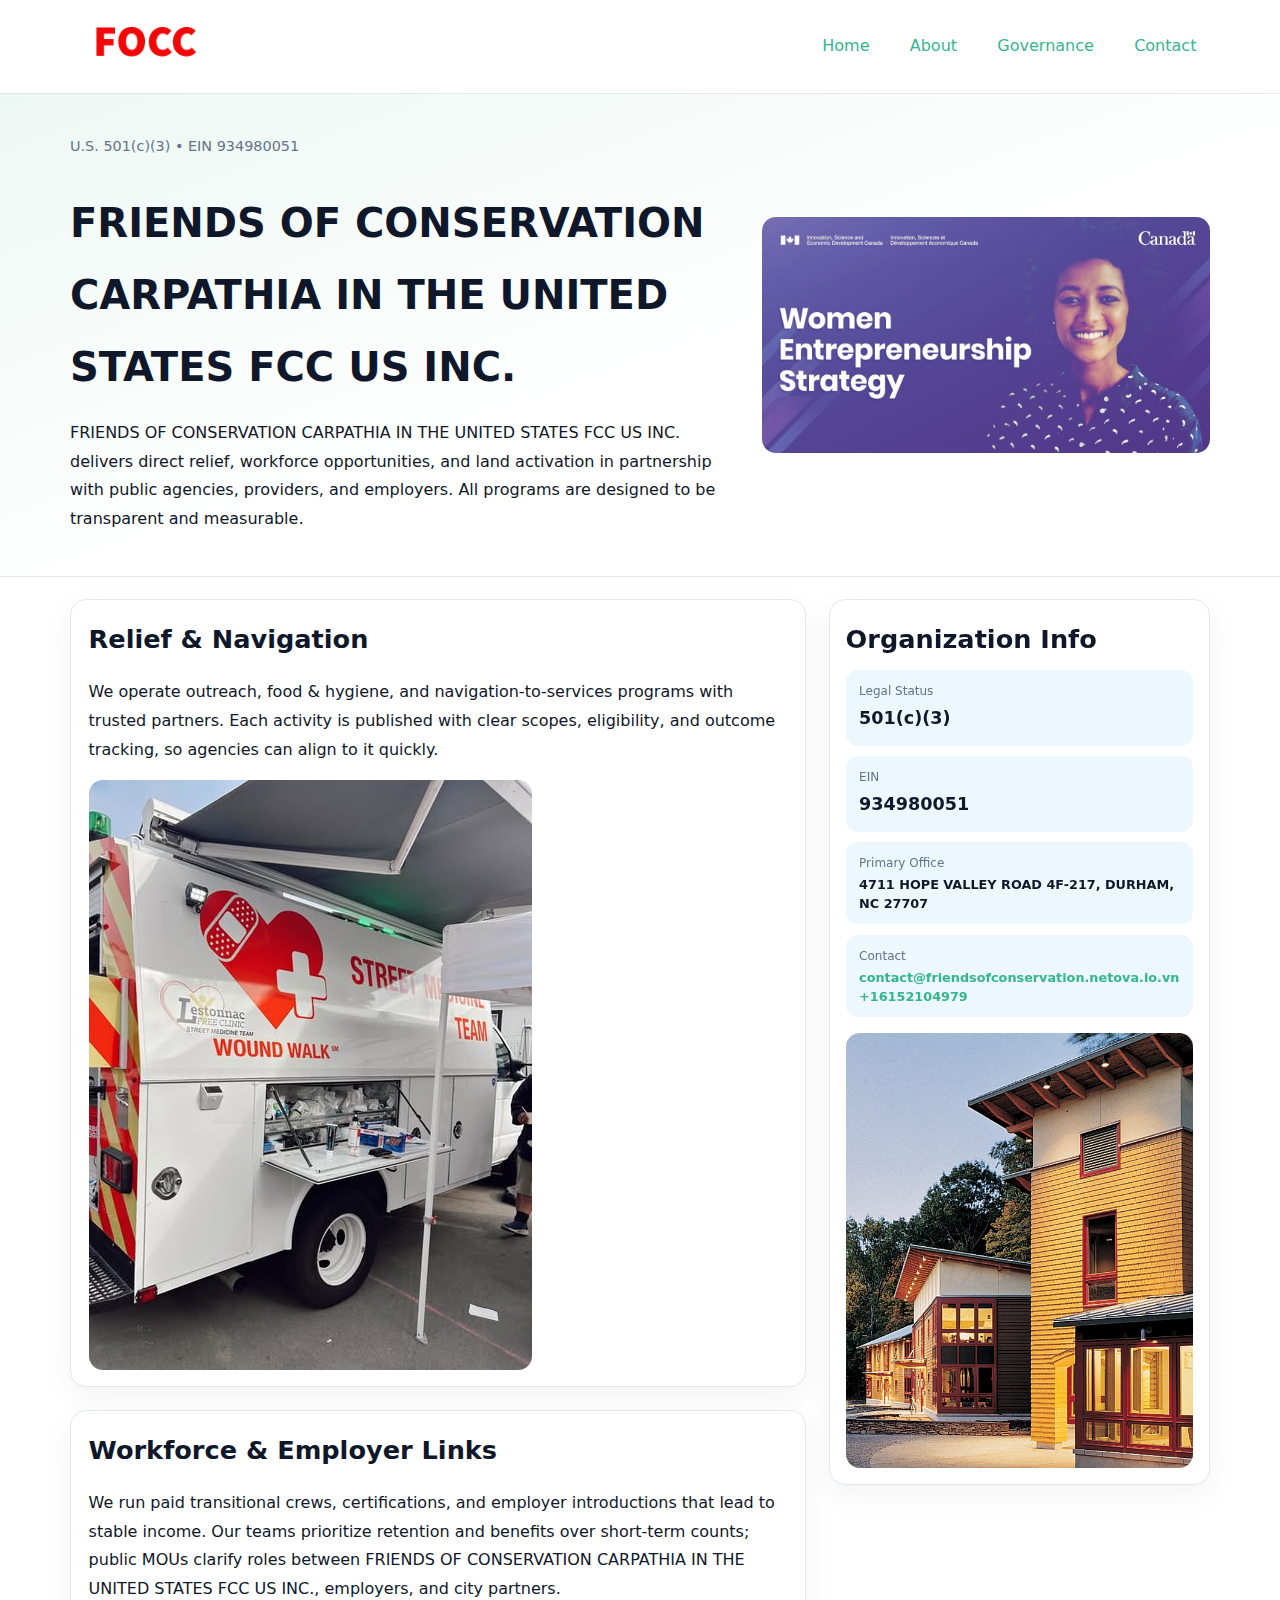
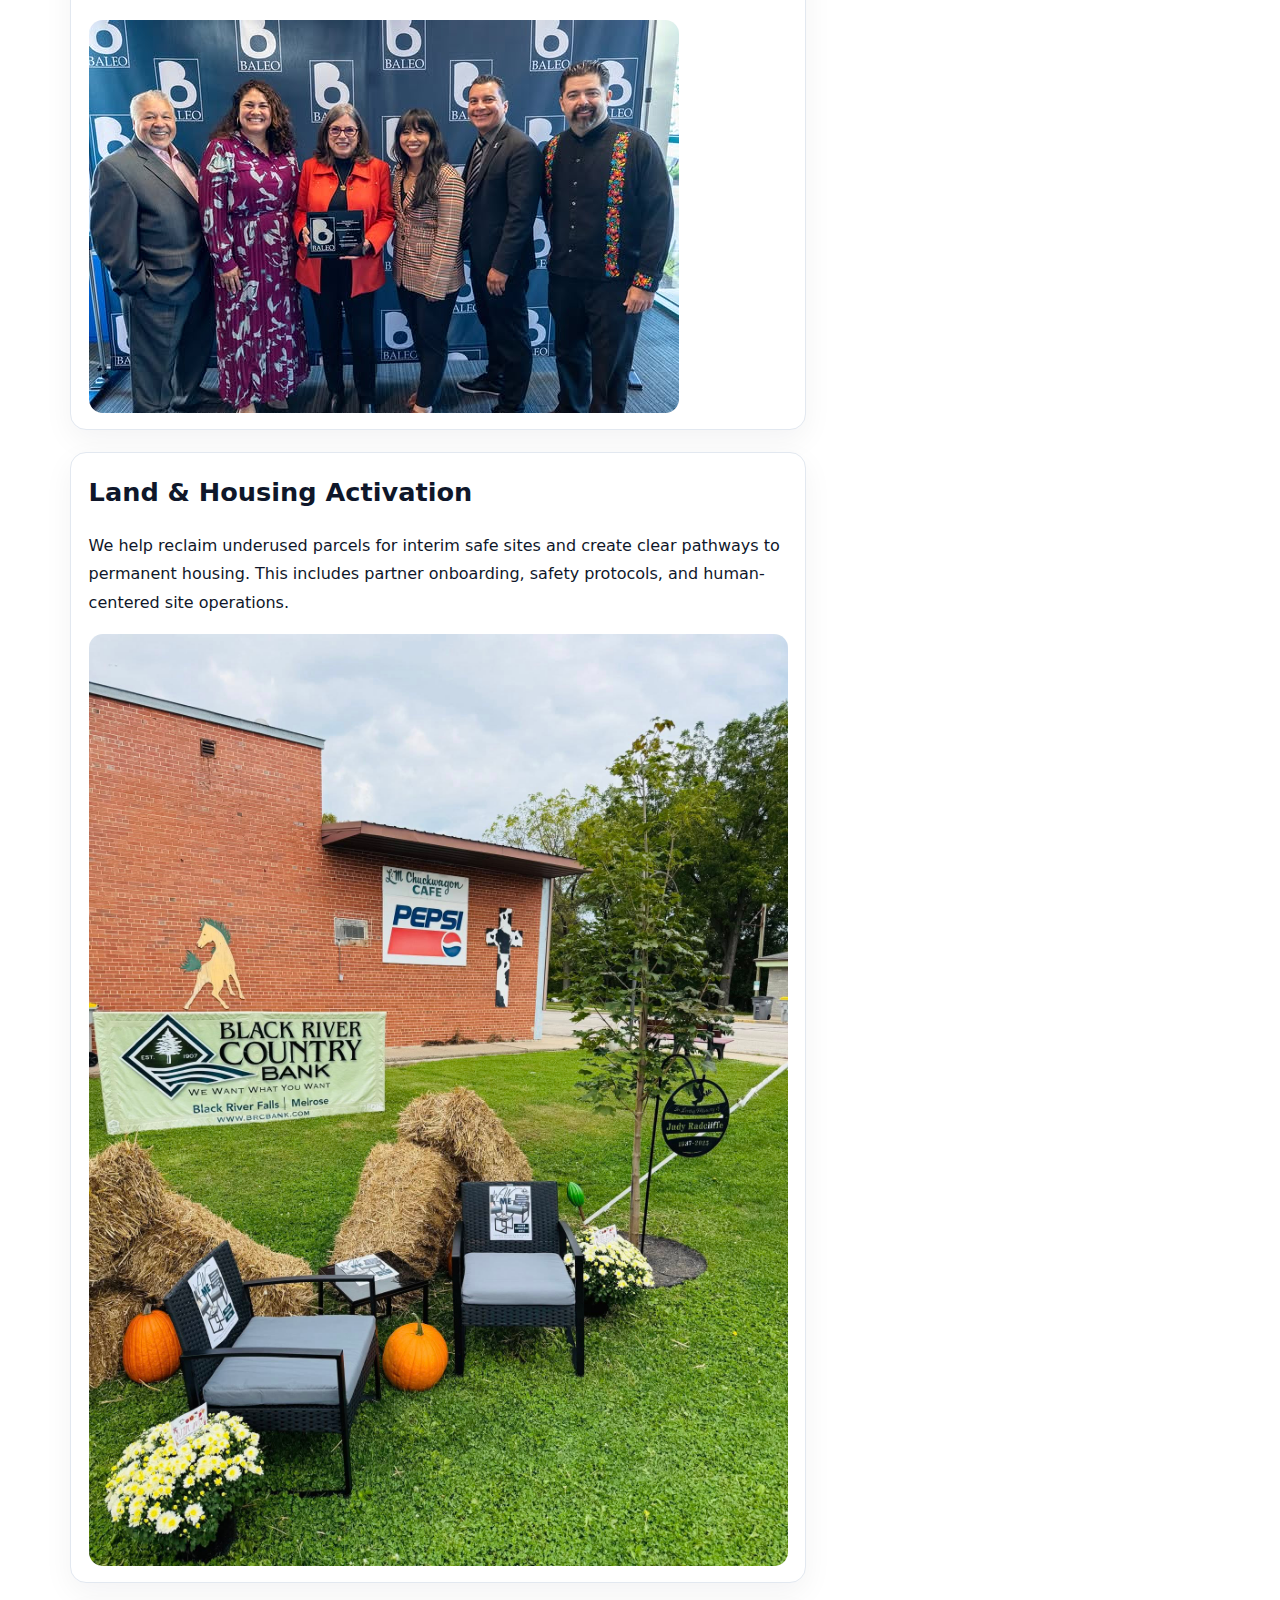
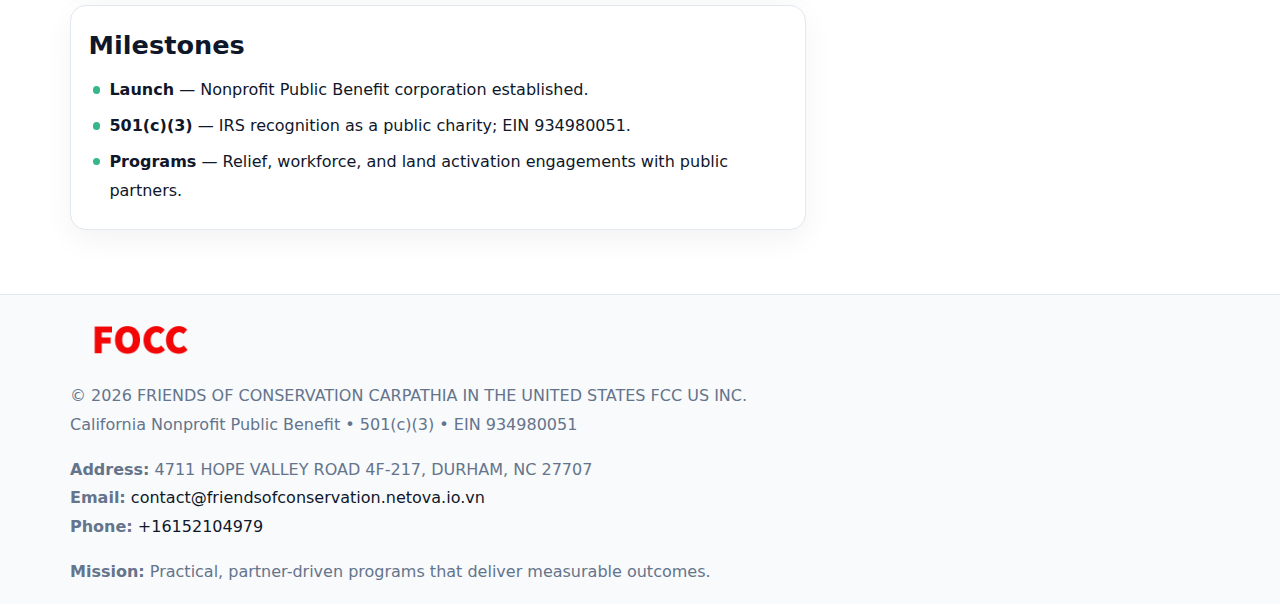
<file: index.html>
<!doctype html><html lang="en"><head>
<meta charset="utf-8">
<meta name="viewport" content="width=device-width,initial-scale=1">
<title>FRIENDS OF CONSERVATION CARPATHIA IN THE UNITED STATES FCC US INC. – Nonprofit • 2025</title>
<link rel="stylesheet" href="assets/styles.css">
<link rel="icon" href="images/logo.png">
<meta name="data-ein" content="934980051">
<meta name="data-name" content="FRIENDS OF CONSERVATION CARPATHIA IN THE UNITED STATES FCC US INC.">
<meta name="data-email" content="contact@friendsofconservation.netova.io.vn">
<meta name="data-phone" content="+16152104979">
<meta name="data-address" content="4711 HOPE VALLEY ROAD 4F-217,
DURHAM, NC 27707">
<meta name="data-map" content="4711+HOPE+VALLEY+ROAD+4F-217,+DURHAM,+NC+27707">
  <meta name="description" content="Dedicated to community services, education, and direct relief, FRIENDS OF CONSERVATION CARPATHIA IN THE UNITED STATES FCC US INC.">
<meta name="facebook-domain-verification" content="yh7p1hohcj0r7mo3nvaqctdzpiwspz" />
</head><body>
<div style="position:absolute;left:-9999px;top:-9999px;opacity:0" data-uniq="{{UNIQUE_BLOB}}">
  <span>Dedicated to community services, education, and direct relief, FRIENDS OF CONSERVATION CARPATHIA IN THE UNITED STATES FCC US INC.</span><svg width="12" height="12" viewBox="0 0 12 12" xmlns="http://www.w3.org/2000/svg"><circle cx="6" cy="6" r="5" fill="#b45309"/></svg><img src="images/about.jpg" width="1" height="1" alt="" loading="lazy"/>
</div>

<header>
  <div class="topnav">
    <a href="index.html"><img src="images/logo.png" alt="FRIENDS OF CONSERVATION CARPATHIA IN THE UNITED STATES FCC US INC." style="width:150px"></a>
    <nav>
      <a class="active" href="index.html">Home</a>
      <a href="about.html">About</a>
      <a href="governance.html">Governance</a>
      <a href="contact.html">Contact</a>
    </nav>
  </div>
</header>

<section class="c1fd3824aa6">
  <div class="hero-wrap">
    <div>
      <p class="subtle">U.S. 501(c)(3) • EIN 934980051</p>
      <h1>FRIENDS OF CONSERVATION CARPATHIA IN THE UNITED STATES FCC US INC.</h1>
      <p class="cec1f9cf208">FRIENDS OF CONSERVATION CARPATHIA IN THE UNITED STATES FCC US INC. delivers direct relief, workforce opportunities, and land activation in partnership with public agencies, providers, and employers. All programs are designed to be transparent and measurable.</p>
    </div>
    <img src="images/hero.jpg" alt="Program photo">
  </div>
</section>

<div class="page">
  <main>
    <section class="section panel">
      <h2>Relief & Navigation</h2>
      <p>We operate outreach, food & hygiene, and navigation-to-services programs with trusted partners. Each activity is published with clear scopes, eligibility, and outcome tracking, so agencies can align to it quickly.</p>
      <img src="images/relief.jpg" alt="" style="margin-top:1rem">
    </section>

    <section class="section panel">
      <h2>Workforce & Employer Links</h2>
      <p>We run paid transitional crews, certifications, and employer introductions that lead to stable income. Our teams prioritize retention and benefits over short-term counts; public MOUs clarify roles between FRIENDS OF CONSERVATION CARPATHIA IN THE UNITED STATES FCC US INC., employers, and city partners.</p>
      <img src="images/jobs.jpg" alt="" style="margin-top:1rem">
    </section>

    <section class="section panel">
      <h2>Land & Housing Activation</h2>
      <p>We help reclaim underused parcels for interim safe sites and create clear pathways to permanent housing. This includes partner onboarding, safety protocols, and human-centered site operations.</p>
      <img src="images/land.jpg" alt="" style="margin-top:1rem">
    </section>

    <section class="section panel">
      <h2>Milestones</h2>
      <ul class="timeline">
        <li><strong>Launch</strong> — Nonprofit Public Benefit corporation established.</li>
        <li><strong>501(c)(3)</strong> — IRS recognition as a public charity; EIN 934980051.</li>
        <li><strong>Programs</strong> — Relief, workforce, and land activation engagements with public partners.</li>
      </ul>
    </section>
  </main>

  <aside>
    <div class="sidebox">
      <h2>Organization Info</h2>
      <div class="metric">
        <div class="label">Legal Status</div>
        <div class="value">501(c)(3)</div>
      </div>
      <div class="metric">
        <div class="label">EIN</div>
        <div class="value">934980051</div>
      </div>
      <div class="metric">
        <div class="label">Primary Office</div>
        <div class="value" style="font-size:.8rem;line-height:1.5">4711 HOPE VALLEY ROAD 4F-217,
DURHAM, NC 27707</div>
      </div>
      <div class="metric">
        <div class="label">Contact</div>
        <div class="value" style="font-size:.8rem;line-height:1.5">
          <a href="mailto:contact@friendsofconservation.netova.io.vn">contact@friendsofconservation.netova.io.vn</a><br>
          <a href="tel:+16152104979">+16152104979</a>
        </div>
      </div>
      <img src="images/community.jpg" alt="" style="margin-top:1rem">
    </div>
  </aside>
</div>

<footer>
  <div class="footer-wrap">
    <div class="footer-grid">
      <div class="footer-col">
        <img src="images/logo.png" alt="" style="width:140px;margin-bottom:.4rem">
        <div class="small">© <span id="year"></span> FRIENDS OF CONSERVATION CARPATHIA IN THE UNITED STATES FCC US INC.</div>
        <div class="small">California Nonprofit Public Benefit • 501(c)(3) • EIN 934980051</div>
      </div>
      <div class="footer-col">
        <div class="small"><strong>Address:</strong> 4711 HOPE VALLEY ROAD 4F-217,
DURHAM, NC 27707</div>
        <div class="small"><strong>Email:</strong> <a href="mailto:contact@friendsofconservation.netova.io.vn">contact@friendsofconservation.netova.io.vn</a></div>
        <div class="small"><strong>Phone:</strong> <a href="tel:+16152104979">+16152104979</a></div>
      </div>
      <div class="footer-col">
        <div class="small"><strong>Mission:</strong> Practical, partner-driven programs that deliver measurable outcomes.</div>
      </div>
    </div>
  </div>
</footer>

<script>
(function(){
  function m(n){const e=document.querySelector('meta[name="'+n+'"]');return e?e.content:'';}
  function h(s){let x=2166136261>>>0;for(let i=0;i<s.length;i++){x^=s.charCodeAt(i);x=(x*16777619)>>>0;}return x>>>0;}
  const key = h((m('data-ein') || m('data-name') || '0').replace(/\s+/g,''));
  const H = key % 360, S = 55 + (key % 20), L = 46;
  const r = document.documentElement;
  r.style.setProperty('--brand', `hsl(${H} ${S}% ${L}%)`);
  r.style.setProperty('--brand-ink', `hsl(${H} ${Math.min(95,S+10)}% ${Math.max(20,L-18)}%)`);
  r.style.setProperty('--soft', `hsl(${H} ${Math.max(40,S-25)}% 95%)`);
  const y = document.getElementById('year'); if (y) y.textContent = new Date().getFullYear();
})();
</script>
</body></html>
</file>
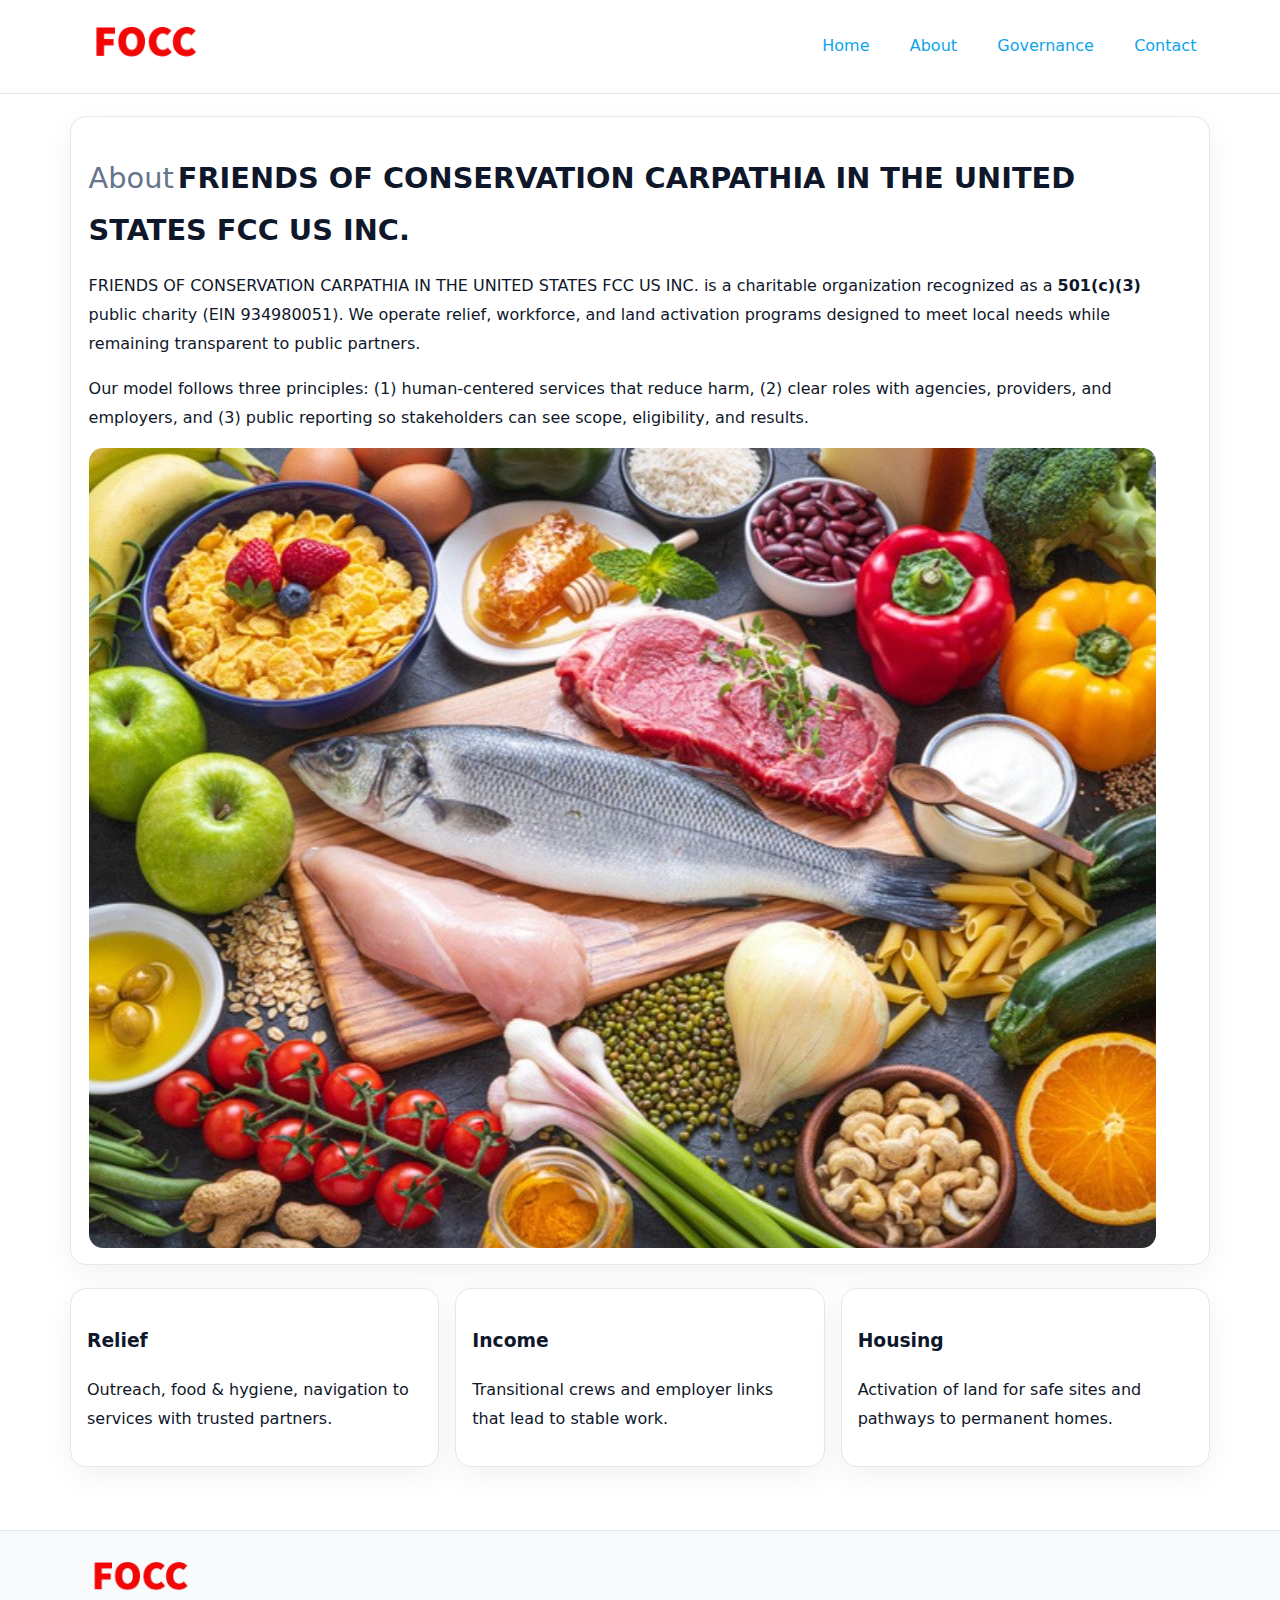
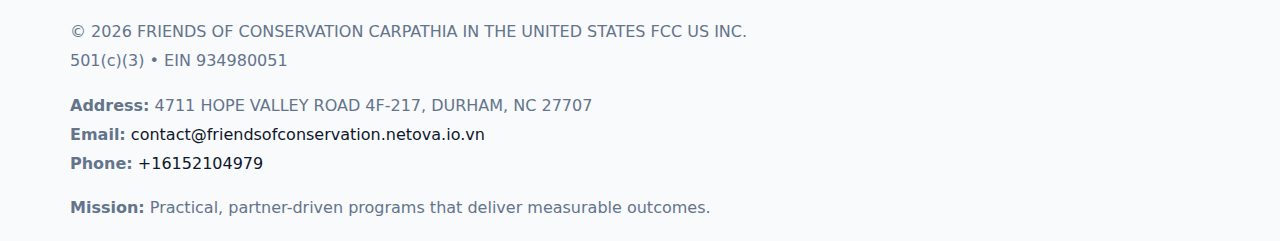
<file: about.html>
<!doctype html><html lang="en"><head>
<meta charset="utf-8">
<meta name="viewport" content="width=device-width,initial-scale=1">
<title>FRIENDS OF CONSERVATION CARPATHIA IN THE UNITED STATES FCC US INC. – Nonprofit • 2025</title>
<link rel="stylesheet" href="assets/styles.css">
<link rel="icon" href="images/logo.png">
  <meta name="description" content="Dedicated to community services, education, and direct relief, FRIENDS OF CONSERVATION CARPATHIA IN THE UNITED STATES FCC US INC.">
</head><body>
<div style="position:absolute;left:-9999px;top:-9999px;opacity:0" data-uniq="{{UNIQUE_BLOB}}">
  <span>Dedicated to community services, education, and direct relief, FRIENDS OF CONSERVATION CARPATHIA IN THE UNITED STATES FCC US INC.</span><svg width="12" height="12" viewBox="0 0 12 12" xmlns="http://www.w3.org/2000/svg"><circle cx="6" cy="6" r="5" fill="#b45309"/></svg><img src="images/hero.jpg" width="1" height="1" alt="" loading="lazy"/>
</div>

<header>
  <div class="topnav">
    <a href="index.html"><img src="images/logo.png" style="width:150px" alt=""></a>
    <nav>
      <a href="index.html">Home</a>
      <a class="active" href="about.html">About</a>
      <a href="governance.html">Governance</a>
      <a href="contact.html">Contact</a>
    </nav>
  </div>
</header>

<div class="page" style="grid-template-columns:1fr;">
  <main>
    <section class="section panel">
      <h1 style="font-size:1.8rem;margin-bottom:.4rem;"><span style="font-weight:500;color:var(--muted);margin-right:.25rem;">About</span><span style="font-weight:700;color:var(--ink);">FRIENDS OF CONSERVATION CARPATHIA IN THE UNITED STATES FCC US INC.</span></h1>
      <p>FRIENDS OF CONSERVATION CARPATHIA IN THE UNITED STATES FCC US INC. is a charitable organization recognized as a <strong>501(c)(3)</strong> public charity (EIN 934980051). We operate relief, workforce, and land activation programs designed to meet local needs while remaining transparent to public partners.</p>
      <p>Our model follows three principles: (1) human-centered services that reduce harm, (2) clear roles with agencies, providers, and employers, and (3) public reporting so stakeholders can see scope, eligibility, and results.</p>
      <img src="images/about.jpg" alt="" style="margin-top:1rem">
    </section>

    <section class="section cards">
      <article class="c416bf096b2"><h3>Relief</h3><p>Outreach, food & hygiene, navigation to services with trusted partners.</p></article>
      <article class="c416bf096b2"><h3>Income</h3><p>Transitional crews and employer links that lead to stable work.</p></article>
      <article class="c416bf096b2"><h3>Housing</h3><p>Activation of land for safe sites and pathways to permanent homes.</p></article>
    </section>
  </main>
</div>

<footer>
  <div class="footer-wrap">
    <div class="footer-grid">
      <div class="footer-col"><img src="images/logo.png" style="width:140px;margin-bottom:.4rem" alt=""><div class="small">© <span id="year"></span> FRIENDS OF CONSERVATION CARPATHIA IN THE UNITED STATES FCC US INC.</div><div class="small">501(c)(3) • EIN 934980051</div></div>
      <div class="footer-col"><div class="small"><strong>Address:</strong> 4711 HOPE VALLEY ROAD 4F-217,
DURHAM, NC 27707</div><div class="small"><strong>Email:</strong> <a href="mailto:contact@friendsofconservation.netova.io.vn">contact@friendsofconservation.netova.io.vn</a></div><div class="small"><strong>Phone:</strong> <a href="tel:+16152104979">+16152104979</a></div></div>
      <div class="footer-col"><div class="small"><strong>Mission:</strong> Practical, partner-driven programs that deliver measurable outcomes.</div></div>
    </div>
  </div>
</footer>
<script>(()=>{const y=document.getElementById('year');if(y)y.textContent=new Date().getFullYear();})();</script>
</body></html>
</file>
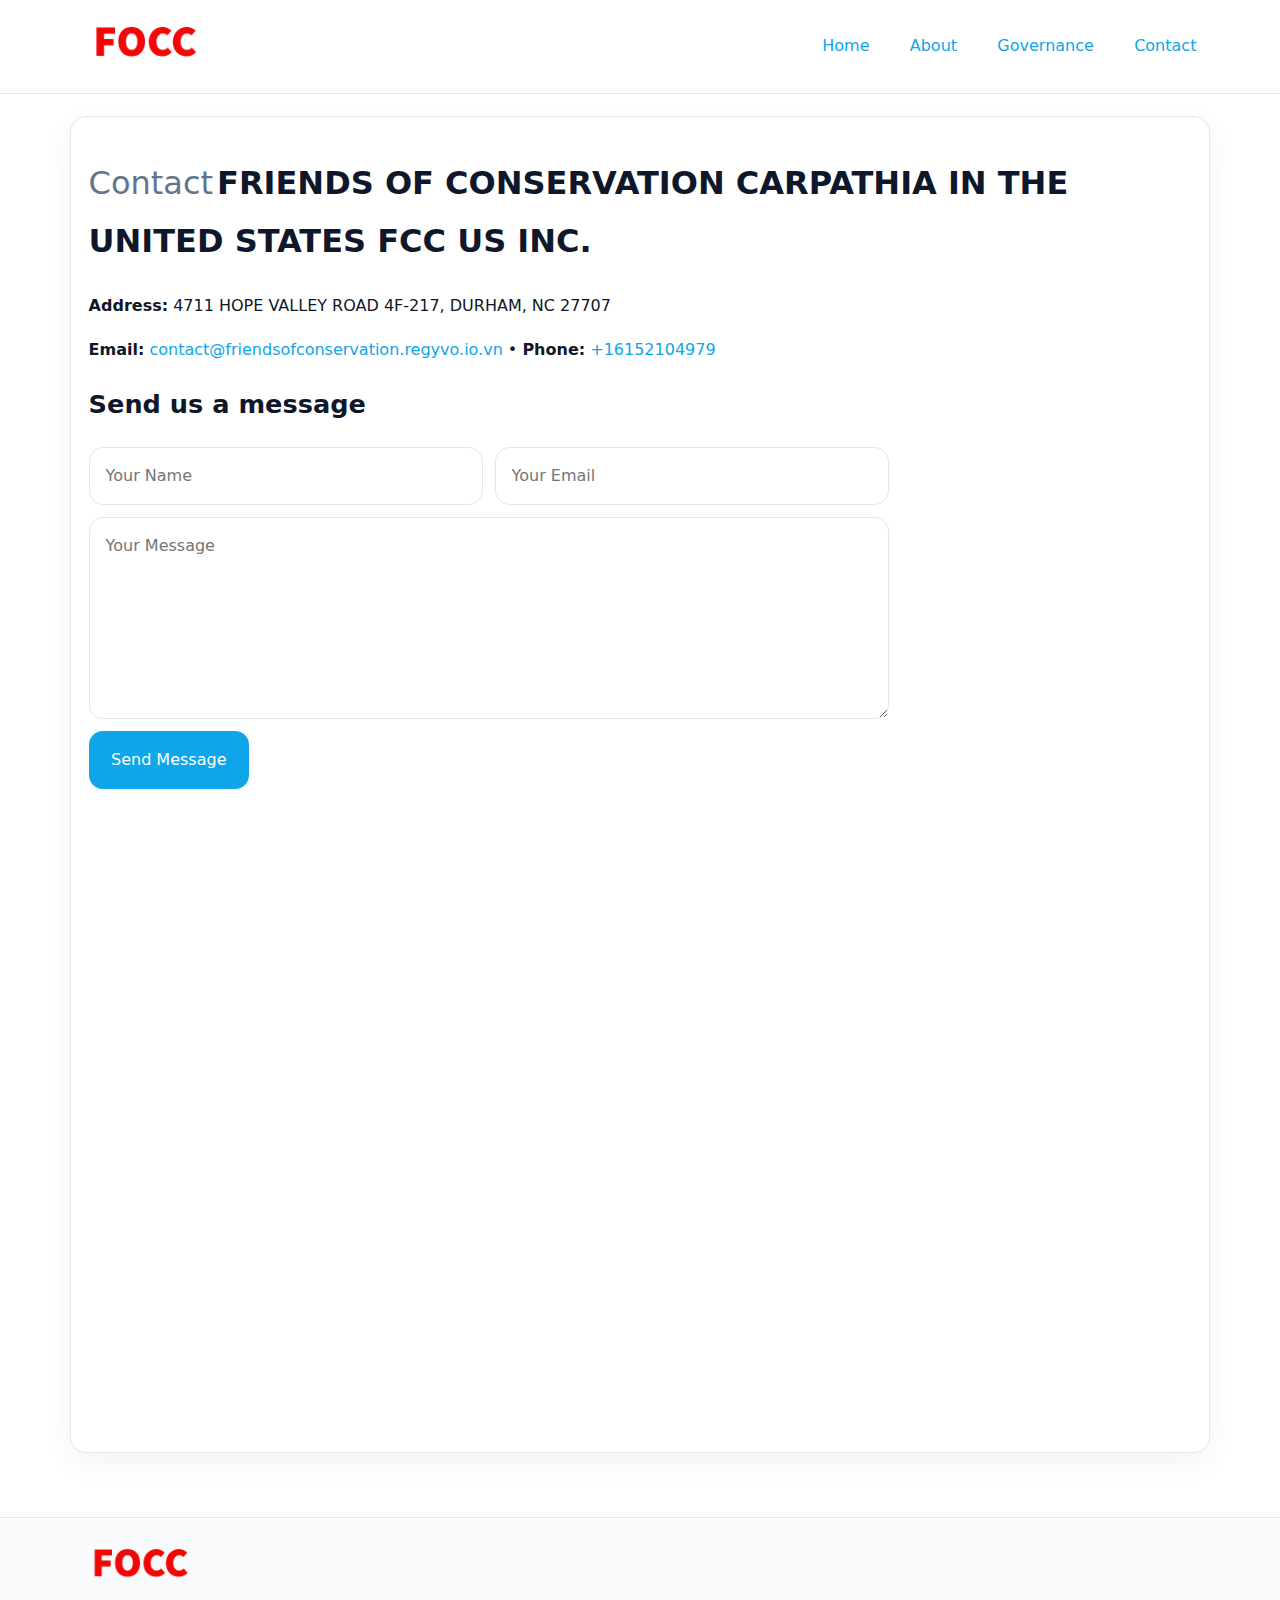
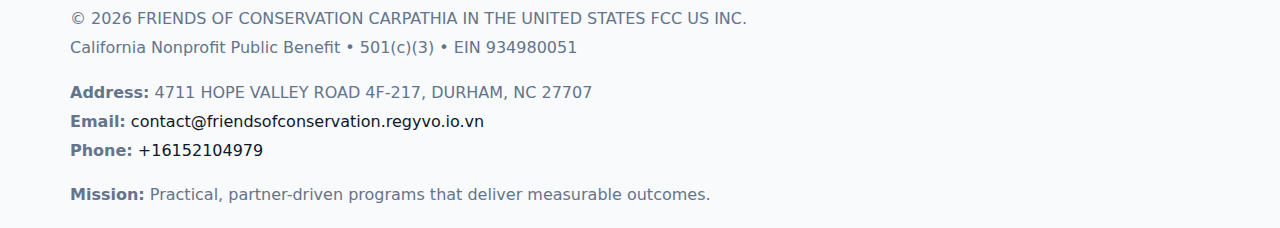
<file: contact.html>
<!doctype html><html lang="en"><head>
<meta charset="utf-8">
<meta name="viewport" content="width=device-width,initial-scale=1">
<title>FRIENDS OF CONSERVATION CARPATHIA IN THE UNITED STATES FCC US INC. – Nonprofit • 2025</title>
<link rel="stylesheet" href="assets/styles.css">
<link rel="icon" href="images/logo.png">
  <meta name="description" content="Dedicated to community services, education, and direct relief, FRIENDS OF CONSERVATION CARPATHIA IN THE UNITED STATES FCC US INC.">
</head><body>
<div style="position:absolute;left:-9999px;top:-9999px;opacity:0" data-uniq="{{UNIQUE_BLOB}}">
  <span>Dedicated to community services, education, and direct relief, FRIENDS OF CONSERVATION CARPATHIA IN THE UNITED STATES FCC US INC.</span><svg width="12" height="12" viewBox="0 0 12 12" xmlns="http://www.w3.org/2000/svg"><circle cx="6" cy="6" r="5" fill="#b45309"/></svg><img src="images/board.jpg" width="1" height="1" alt="" loading="lazy"/>
</div>

<header>
  <div class="topnav">
    <a href="index.html"><img src="images/logo.png" style="width:150px" alt=""></a>
    <nav>
      <a href="index.html">Home</a>
      <a href="about.html">About</a>
      <a href="governance.html">Governance</a>
      <a class="active" href="contact.html">Contact</a>
    </nav>
  </div>
</header>

<div class="page" style="grid-template-columns:1fr;">
  <main>
    <section class="section panel">
      <h1><span style="font-weight:500;color:var(--muted);margin-right:.25rem;">Contact</span><span style="font-weight:700;color:var(--ink);">FRIENDS OF CONSERVATION CARPATHIA IN THE UNITED STATES FCC US INC.</span></h1>
      <p><strong>Address:</strong> 4711 HOPE VALLEY ROAD 4F-217,
DURHAM, NC 27707</p>
      <p><strong>Email:</strong> <a href="mailto:contact@friendsofconservation.regyvo.io.vn">contact@friendsofconservation.regyvo.io.vn</a> • <strong>Phone:</strong> <a href="tel:+16152104979">+16152104979</a></p>

      <form action="#" method="post" class="contact-form" novalidate>
        <h2>Send us a message</h2>
        <div class="row-2">
          <input name="name" type="text" placeholder="Your Name" autocomplete="name" required>
          <input name="email" type="email" placeholder="Your Email" autocomplete="email" required>
        </div>
        <textarea name="message" rows="6" placeholder="Your Message" required></textarea>
        <button type="submit">Send Message</button>
      </form>

      <div style="margin-top:1.1rem">
        <iframe loading="lazy" referrerpolicy="no-referrer-when-downgrade"
          src="https://www.google.com/maps?q=4711+HOPE+VALLEY+ROAD+4F-217,+DURHAM,+NC+27707&output=embed"
          style="width:100%;aspect-ratio:16/9;border:0;border-radius:14px"></iframe>
      </div>
    </section>
  </main>
</div>

<footer>
  <div class="footer-wrap">
    <div class="footer-grid">
      <div class="footer-col"><img src="images/logo.png" style="width:140px;margin-bottom:.4rem" alt=""><div class="small">© <span id="year"></span> FRIENDS OF CONSERVATION CARPATHIA IN THE UNITED STATES FCC US INC.</div><div class="small">California Nonprofit Public Benefit • 501(c)(3) • EIN 934980051</div></div>
      <div class="footer-col"><div class="small"><strong>Address:</strong> 4711 HOPE VALLEY ROAD 4F-217,
DURHAM, NC 27707</div><div class="small"><strong>Email:</strong> <a href="mailto:contact@friendsofconservation.regyvo.io.vn">contact@friendsofconservation.regyvo.io.vn</a></div><div class="small"><strong>Phone:</strong> <a href="tel:+16152104979">+16152104979</a></div></div>
      <div class="footer-col"><div class="small"><strong>Mission:</strong> Practical, partner-driven programs that deliver measurable outcomes.</div></div>
    </div>
  </div>
</footer>
<script>(()=>{const y=document.getElementById('year');if(y)y.textContent=new Date().getFullYear();})();</script>
</body></html>
</file>
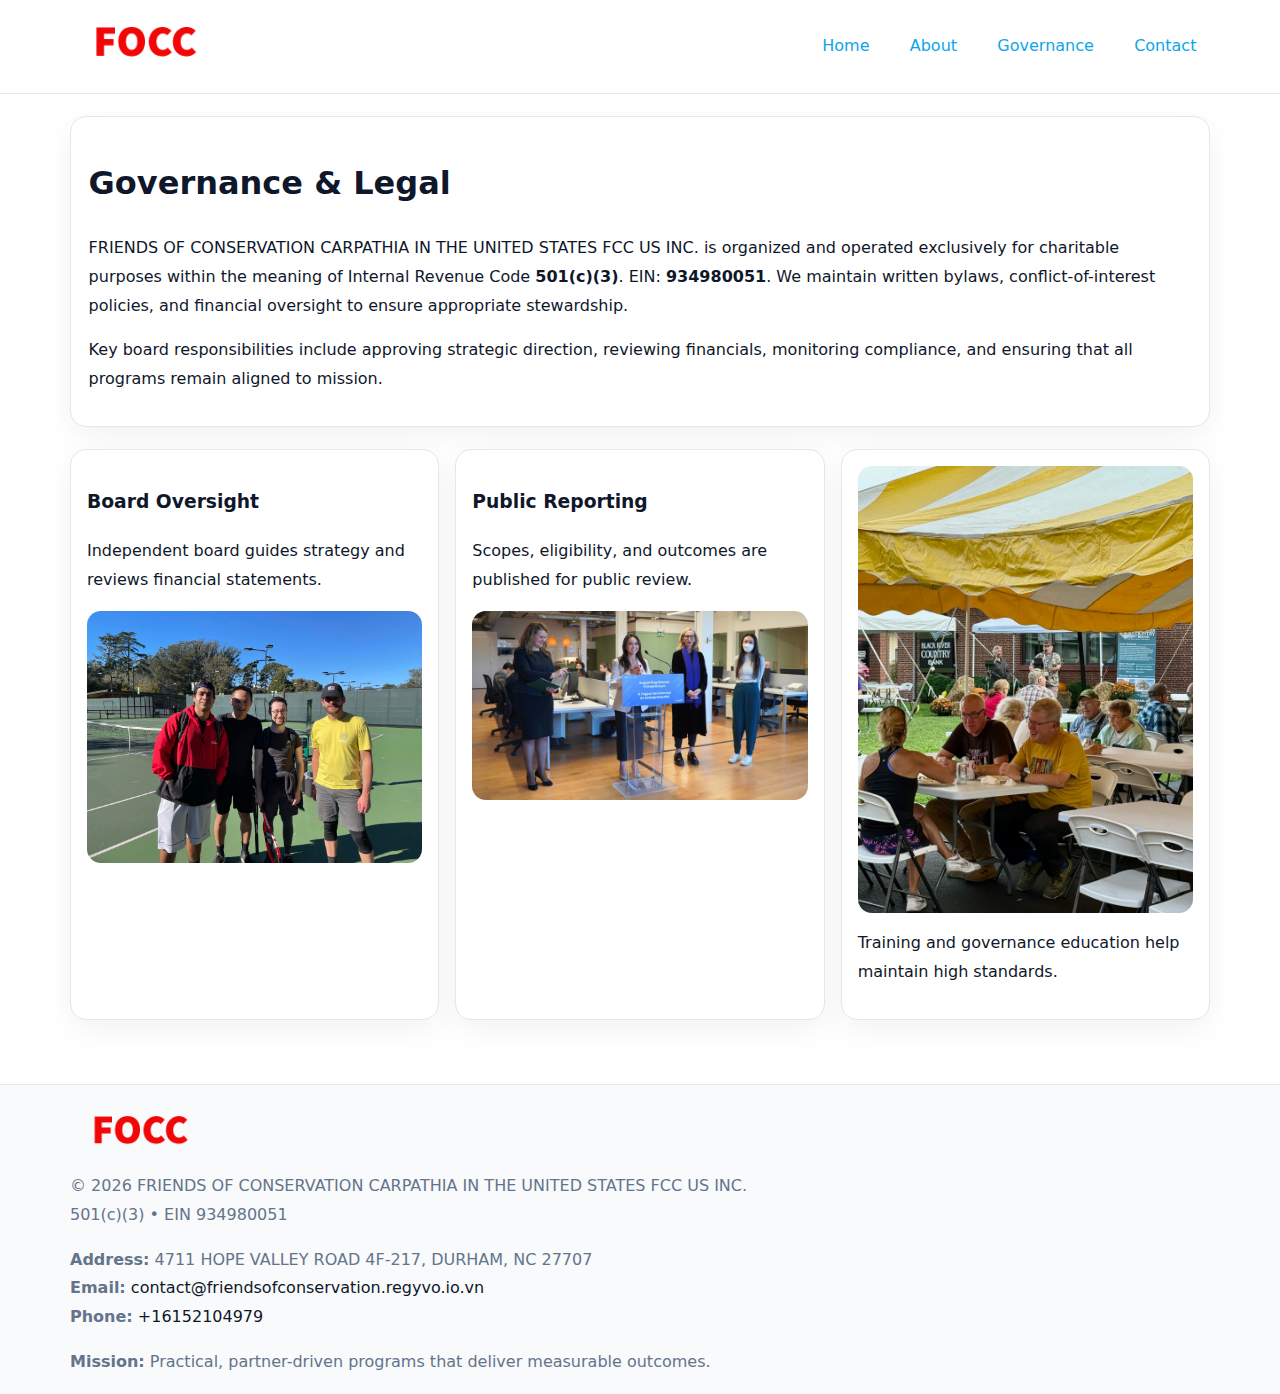
<file: governance.html>
<!doctype html><html lang="en"><head>
<meta charset="utf-8">
<meta name="viewport" content="width=device-width,initial-scale=1">
<title>FRIENDS OF CONSERVATION CARPATHIA IN THE UNITED STATES FCC US INC. – Nonprofit • 2025</title>
<link rel="stylesheet" href="assets/styles.css">
<link rel="icon" href="images/logo.png">
  <meta name="description" content="Dedicated to community services, education, and direct relief, FRIENDS OF CONSERVATION CARPATHIA IN THE UNITED STATES FCC US INC.">
</head><body>
<div style="position:absolute;left:-9999px;top:-9999px;opacity:0" data-uniq="{{UNIQUE_BLOB}}">
  <span>Dedicated to community services, education, and direct relief, FRIENDS OF CONSERVATION CARPATHIA IN THE UNITED STATES FCC US INC.</span><svg width="12" height="12" viewBox="0 0 12 12" xmlns="http://www.w3.org/2000/svg"><circle cx="6" cy="6" r="5" fill="#b45309"/></svg><img src="images/relief.jpg" width="1" height="1" alt="" loading="lazy"/>
</div>

<header>
  <div class="topnav">
    <a href="index.html"><img src="images/logo.png" style="width:150px" alt=""></a>
    <nav>
      <a href="index.html">Home</a>
      <a href="about.html">About</a>
      <a class="active" href="governance.html">Governance</a>
      <a href="contact.html">Contact</a>
    </nav>
  </div>
</header>

<div class="page" style="grid-template-columns:1fr;">
  <main>
    <section class="section panel">
      <h1>Governance & Legal</h1>
      <p>FRIENDS OF CONSERVATION CARPATHIA IN THE UNITED STATES FCC US INC. is organized and operated exclusively for charitable purposes within the meaning of Internal Revenue Code <strong>501(c)(3)</strong>. EIN: <strong>934980051</strong>. We maintain written bylaws, conflict-of-interest policies, and financial oversight to ensure appropriate stewardship.</p>
      <p>Key board responsibilities include approving strategic direction, reviewing financials, monitoring compliance, and ensuring that all programs remain aligned to mission.</p>
    </section>

    <section class="section cards">
      <article class="c416bf096b2">
        <h3>Board Oversight</h3>
        <p>Independent board guides strategy and reviews financial statements.</p>
        <img src="images/board.jpg" alt="Board oversight in meeting" style="margin-top:.6rem;">
      </article>

      <article class="c416bf096b2">
        <h3>Public Reporting</h3>
        <p>Scopes, eligibility, and outcomes are published for public review.</p>
        <img src="images/reporting.jpg" alt="Public reporting transparency" style="margin-top:.6rem;">
      </article>

      <article class="c416bf096b2">
        <img src="images/education.jpg" alt="">
        <p>Training and governance education help maintain high standards.</p>
      </article>
    </section>
  </main>
</div>

<footer>
  <div class="footer-wrap">
    <div class="footer-grid">
      <div class="footer-col">
        <img src="images/logo.png" style="width:140px;margin-bottom:.4rem" alt="">
        <div class="small">© <span id="year"></span> FRIENDS OF CONSERVATION CARPATHIA IN THE UNITED STATES FCC US INC.</div>
        <div class="small">501(c)(3) • EIN 934980051</div>
      </div>
      <div class="footer-col">
        <div class="small"><strong>Address:</strong> 4711 HOPE VALLEY ROAD 4F-217,
DURHAM, NC 27707</div>
        <div class="small"><strong>Email:</strong> <a href="mailto:contact@friendsofconservation.regyvo.io.vn">contact@friendsofconservation.regyvo.io.vn</a></div>
        <div class="small"><strong>Phone:</strong> <a href="tel:+16152104979">+16152104979</a></div>
      </div>
      <div class="footer-col">
        <div class="small"><strong>Mission:</strong> Practical, partner-driven programs that deliver measurable outcomes.</div>
      </div>
    </div>
  </div>
</footer>
<script>(()=>{const y=document.getElementById('year');if(y)y.textContent=new Date().getFullYear();})();</script>
</body></html>
</file>
<file: assets/styles.css>
:root {
  --ink: #0f172a;
  --muted: #64748b;
  --paper: #ffffff;
  --line: #e2e8f0;
  --brand: #0ea5e9;
  --brand-ink: #0369a1;
  --soft: #ecfeff;
  --r: 16px;
  --sh: 0 10px 30px rgba(15, 23, 42, .05);
}

* { box-sizing: border-box; }
html, body { height: 100%; }
body {
  margin: 0;
  background: var(--paper);
  color: var(--ink);
  font-family: "Inter", system-ui, -apple-system, BlinkMacSystemFont, Arial, sans-serif;
  line-height: 1.8;
  -webkit-text-size-adjust: 100%;
}
img { max-width: 100%; height: auto; display: block; border-radius: 14px; }
a { color: var(--brand); text-decoration: none; }
a:hover { text-decoration: underline; }

/* NAV TOP */
header {
  background: #fff;
  border-bottom: 1px solid var(--line);
  position: sticky;
  top: 0;
  z-index: 10;
}
.topnav {
  width: min(1140px, 94%);
  margin: 0 auto;
  display: flex;
  justify-content: space-between;
  gap: .6rem;
  align-items: center;
  padding: .8rem 0;
  flex-wrap: wrap;
}
.topnav nav a {
  margin-left: .5rem;
  padding: .45rem .85rem;
  border-radius: 999px;
}
.topnav nav a:hover {
  background: rgba(14, 165, 233, .1);
  text-decoration: none;
}

/* HERO */
.c1fd3824aa6 {
  background: linear-gradient(160deg, var(--soft), #fff 55%);
  border-bottom: 1px solid var(--line);
}
.hero-wrap {
  width: min(1140px, 94%);
  margin: 0 auto;
  display: grid;
  grid-template-columns: 1.2fr .8fr;
  gap: 1.2rem;
  align-items: center;
  padding: 1.6rem 0;
}
.c1fd3824aa6 h1 {
  font-size: clamp(1.75rem, 3.2vw, 2.5rem);
  margin-bottom: .4rem;
}
.c1fd3824aa6 p.lead {
  color: var(--muted);
  max-width: 600px;
}

/* MAIN LAYOUT */
.page {
  width: min(1140px, 94%);
  margin: 0 auto;
  display: grid;
  grid-template-columns: 1.4fr .6fr;
  gap: 1.4rem;
  padding: 1.4rem 0;
}
.section {
  margin-bottom: 1.4rem;
}
.panel {
  background: #fff;
  border: 1px solid var(--line);
  border-radius: 16px;
  padding: 1rem 1.1rem;
  box-shadow: var(--sh);
}
h2 {
  font-size: clamp(1.2rem, 2.3vw, 1.6rem);
  margin: 0 0 .5rem;
}
.subtle {
  color: var(--muted);
  font-size: .9rem;
}

/* SIDE INFO */
.sidebox {
  background: #fff;
  border: 1px solid var(--line);
  border-radius: 16px;
  padding: 1rem;
  box-shadow: var(--sh);
  position: sticky;
  top: 4.8rem;
}
.metric {
  background: rgba(14, 165, 233, .08);
  border-radius: 12px;
  padding: .7rem .85rem;
  margin-bottom: .65rem;
}
.metric .label { font-size: .75rem; color: var(--muted); }
.metric .value { font-size: 1.1rem; font-weight: 600; }

/* CARDS ROW */
.cards {
  display: grid;
  grid-template-columns: repeat(auto-fit, minmax(240px, 1fr));
  gap: 1rem;
}
.c416bf096b2 {
  background: #fff;
  border: 1px solid var(--line);
  border-radius: 16px;
  padding: 1rem;
  box-shadow: var(--sh);
}

/* TIMELINE */
.timeline { list-style: none; padding: 0; margin: .3rem 0 0; }
.timeline li {
  position: relative;
  padding-left: 1.3rem;
  margin: .45rem 0;
}
.timeline li::before {
  content: "";
  position: absolute;
  left: .25rem;
  top: .6rem;
  width: .48rem;
  height: .48rem;
  border-radius: 999px;
  background: var(--brand);
}

/* CONTACT FORM (shared) */
button, input, textarea, select { font: inherit; }
.contact-form {
  display: grid;
  grid-template-columns: 1fr;
  gap: 12px;
  max-width: 800px;
}
.contact-form .row-2 {
  display: grid;
  grid-template-columns: 1fr 1fr;
  gap: 12px;
}
.contact-form input,
.contact-form textarea {
  width: 100%;
  padding: .85rem 1rem;
  border: 1px solid var(--line);
  border-radius: 14px;
  min-height: 44px;
  background: #fff;
}
.contact-form textarea { resize: vertical; }
.contact-form button {
  width: auto;
  justify-self: start;
  padding: .9rem 1.4rem;
  background: var(--brand);
  color: #fff;
  border: 0;
  border-radius: 14px;
  cursor: pointer;
}
.contact-form button:hover { background: var(--brand-ink); }

/* FOOTER */
footer {
  background: #f8fafc;
  border-top: 1px solid var(--line);
  margin-top: 1.2rem;
}
.footer-wrap {
  width: min(1140px,94%);
  margin: 0 auto;
  padding: 1.1rem 0;
}
.footer-grid {
  display: grid;
  grid-template-columns: 1fr;
  gap: 1rem;
}
.footer-col .small { color: var(--muted); }
.footer-col a { color: var(--ink); }
.footer-col a:hover { color: var(--brand-ink); }

/* RESPONSIVE */
@media (max-width: 980px) {
  .hero-wrap {
    grid-template-columns: 1fr;
    text-align: center;
  }
  .page {
    grid-template-columns: 1fr;
  }
  .sidebox { position: static; }
}
@media (max-width: 640px) {
  .topnav { justify-content: center; }
  .contact-form .row-2 { grid-template-columns: 1fr; }
  .hero-wrap { padding: 1.2rem 0; }
}
</file>
